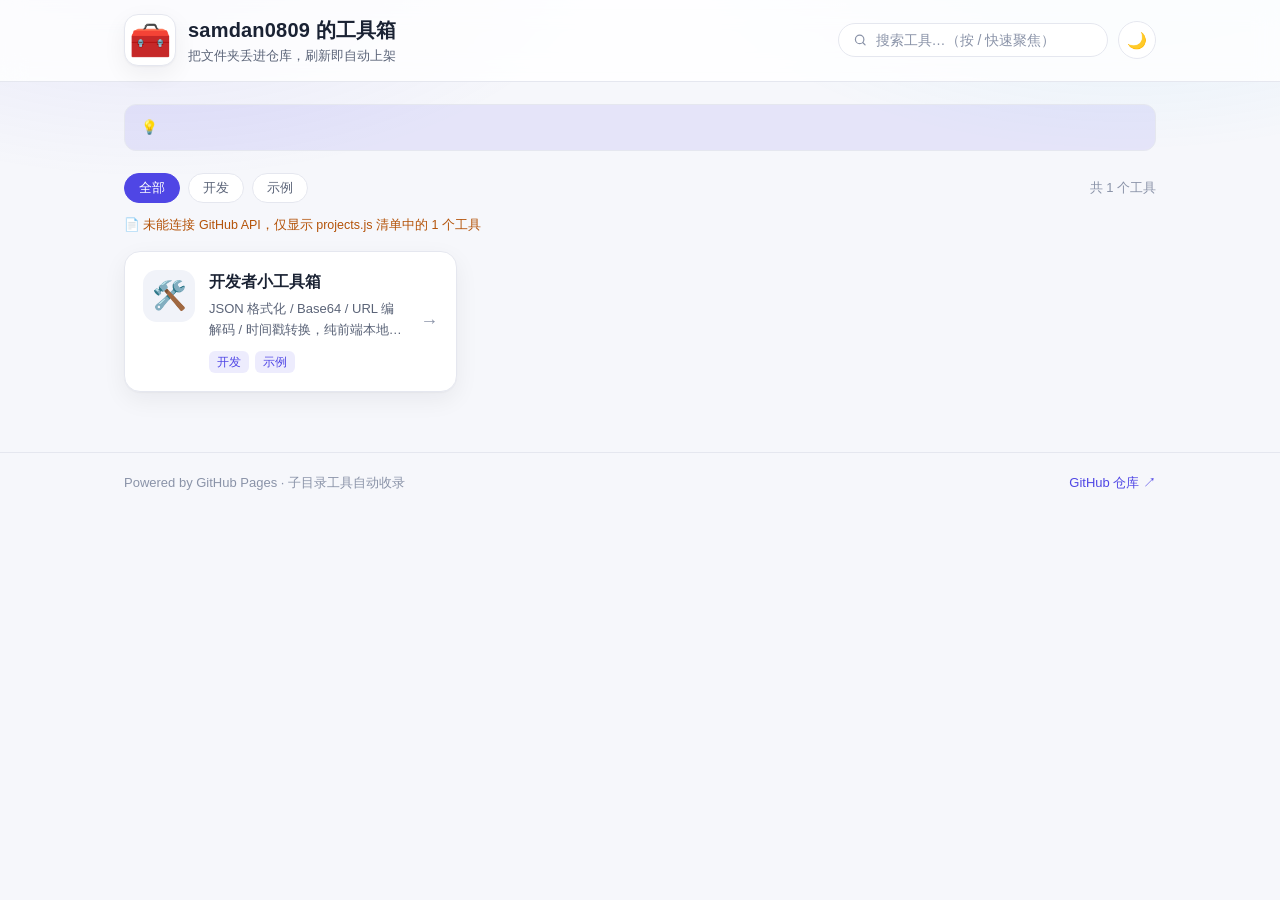
<file: index.html>
<!DOCTYPE html>
<html lang="zh-CN" data-theme="light">
<head>
<meta charset="UTF-8">
<meta name="viewport" content="width=device-width, initial-scale=1.0">
<title>samdan0809 的工具箱</title>
<meta name="description" content="个人小工具集合页：新工具放入子目录即可自动收录。">
<link rel="icon" href="data:image/svg+xml,<svg xmlns='http://www.w3.org/2000/svg' viewBox='0 0 100 100'><text y='.9em' font-size='90'>🧰</text></svg>">
<link rel="stylesheet" href="assets/css/style.css">
</head>
<body>
<div class="bg-decor" aria-hidden="true"></div>

<header class="site-header">
  <div class="wrap header-inner">
    <div class="brand">
      <span class="brand-logo" id="brand-logo">🧰</span>
      <div class="brand-text">
        <h1 id="site-title">工具箱</h1>
        <p id="site-subtitle"></p>
      </div>
    </div>
    <div class="header-actions">
      <div class="search-box">
        <svg width="16" height="16" viewBox="0 0 24 24" fill="none" stroke="currentColor" stroke-width="2" stroke-linecap="round" aria-hidden="true"><circle cx="11" cy="11" r="7"/><path d="m20 20-3.5-3.5"/></svg>
        <input id="search-input" type="search" placeholder="搜索工具…（按 / 快速聚焦）" autocomplete="off" aria-label="搜索工具">
      </div>
      <button id="theme-btn" class="icon-btn" title="切换深浅色模式" aria-label="切换深浅色模式">🌙</button>
    </div>
  </div>
</header>

<main class="wrap">
  <div class="tip-banner" id="tip-banner" hidden>
    <span class="tip-text">💡  </span>
  </div>

  <div class="toolbar">
    <div class="tag-filters" id="tag-filters" role="tablist"></div>
    <div class="result-meta" id="result-meta"></div>
  </div>

  <div class="status-line" id="status-line" role="status"></div>

  <section class="card-grid" id="card-grid" aria-live="polite"></section>

  <div class="empty-state" id="empty-state" hidden>
    <div class="empty-icon">🔍</div>
    <p id="empty-text">没有匹配的工具</p>
  </div>
</main>

<footer class="site-footer">
  <div class="wrap">
    <span id="footer-text"></span>
    <a id="repo-link" href="https://github.com/samdan0809/samdan0809.github.io" target="_blank" rel="noopener">GitHub 仓库 ↗</a>
  </div>
</footer>

<script src="projects.js"></script>
<script src="assets/js/app.js"></script>
</body>
</html>
</file>
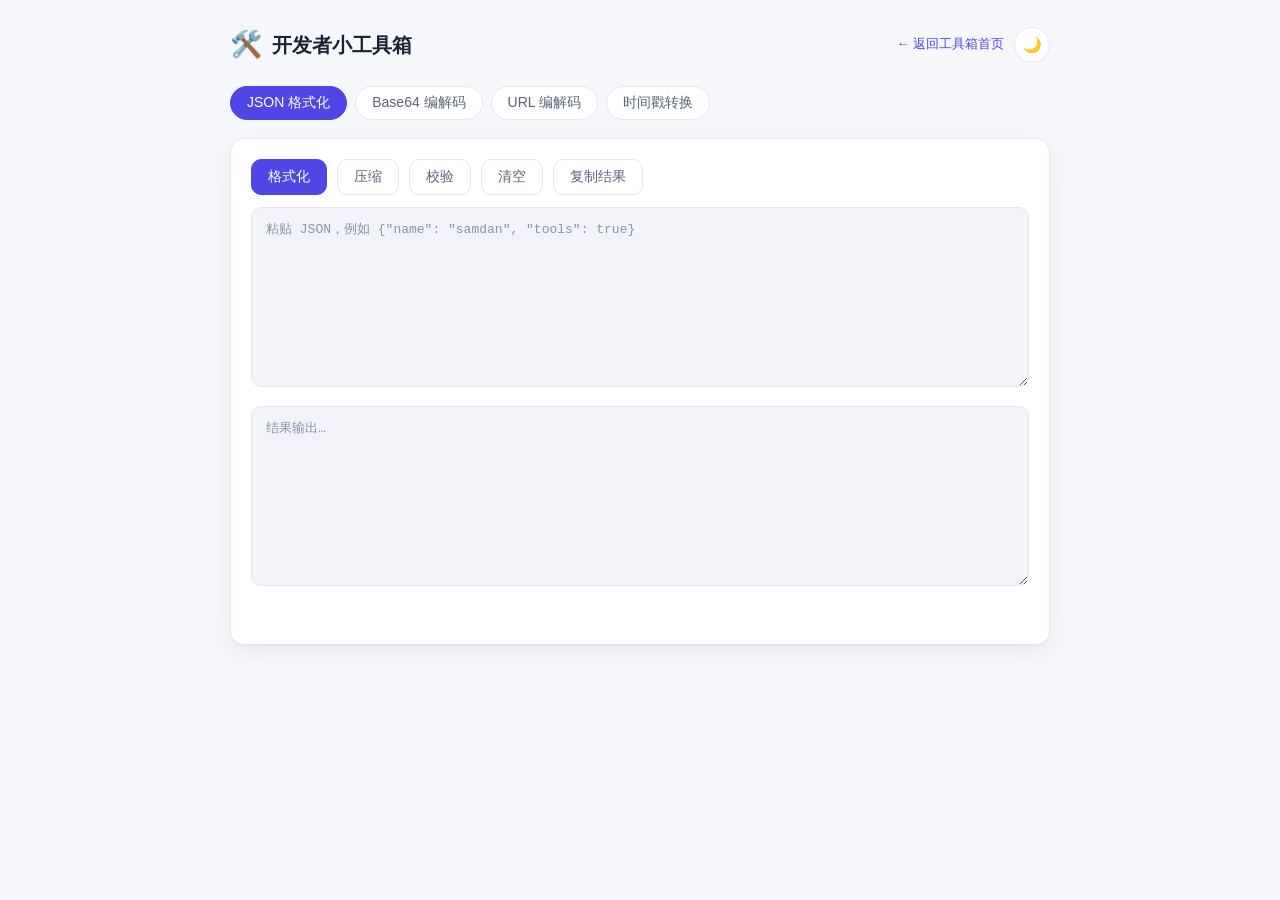
<file: demo-tool/index.html>
<!DOCTYPE html>
<html lang="zh-CN" data-theme="light">
<head>
<meta charset="UTF-8">
<meta name="viewport" content="width=device-width, initial-scale=1.0">
<title>开发者小工具箱 - JSON / Base64 / URL / 时间戳</title>
<meta name="description" content="纯前端运行的开发者小工具：JSON 格式化与校验、Base64 编解码、URL 编解码、Unix 时间戳转换。">
<link rel="icon" href="data:image/svg+xml,<svg xmlns='http://www.w3.org/2000/svg' viewBox='0 0 100 100'><text y='.9em' font-size='90'>🛠️</text></svg>">
<style>
  :root {
    --bg: #f6f7fb; --surface: #ffffff; --surface-2: #f1f3f9; --border: #e5e7ef;
    --text: #1a2233; --text-2: #5b6478; --text-3: #8a93a8;
    --accent: #4f46e5; --accent-soft: rgba(79, 70, 229, 0.10);
    --ok: #059669; --err: #dc2626; --radius: 14px;
    --shadow: 0 1px 2px rgba(16,24,40,.04), 0 8px 24px rgba(16,24,40,.06);
  }
  [data-theme="dark"] {
    --bg: #0f1420; --surface: #171e2e; --surface-2: #1f2839; --border: #2a3446;
    --text: #e8ecf4; --text-2: #a6b0c3; --text-3: #7c8798;
    --accent: #8b85f8; --accent-soft: rgba(139,133,248,.16);
    --ok: #34d399; --err: #f87171;
    --shadow: 0 1px 2px rgba(0,0,0,.2), 0 8px 24px rgba(0,0,0,.28);
  }
  * { margin: 0; padding: 0; box-sizing: border-box; }
  body {
    font-family: -apple-system, BlinkMacSystemFont, "Segoe UI", "PingFang SC", "Hiragino Sans GB", "Microsoft YaHei", sans-serif;
    background: var(--bg); color: var(--text); min-height: 100vh; line-height: 1.6;
    transition: background .3s, color .3s;
  }
  .wrap { max-width: 860px; margin: 0 auto; padding: 24px 20px 60px; }

  .topbar { display: flex; align-items: center; justify-content: space-between; gap: 12px; margin-bottom: 20px; flex-wrap: wrap; }
  .topbar h1 { font-size: 20px; font-weight: 700; display: flex; align-items: center; gap: 10px; }
  .topbar .logo { font-size: 26px; }
  .topbar .links { display: flex; gap: 10px; align-items: center; }
  .topbar a.back { font-size: 13px; color: var(--accent); text-decoration: none; }
  .topbar a.back:hover { text-decoration: underline; }
  .theme-btn {
    width: 36px; height: 36px; display: grid; place-items: center; cursor: pointer;
    background: var(--surface); border: 1px solid var(--border); border-radius: 50%;
    color: var(--text-2); font-size: 15px;
  }
  .theme-btn:hover { border-color: var(--accent); color: var(--accent); }

  .tabs { display: flex; gap: 8px; flex-wrap: wrap; margin-bottom: 18px; }
  .tab {
    border: 1px solid var(--border); background: var(--surface); color: var(--text-2);
    border-radius: 999px; padding: 7px 16px; font-size: 14px; cursor: pointer; transition: all .15s;
  }
  .tab:hover { border-color: var(--accent); color: var(--accent); }
  .tab.active { background: var(--accent); border-color: var(--accent); color: #fff; }

  .panel {
    background: var(--surface); border: 1px solid var(--border); border-radius: var(--radius);
    box-shadow: var(--shadow); padding: 20px;
  }
  .panel[hidden] { display: none; }
  .row { display: flex; gap: 10px; flex-wrap: wrap; margin-bottom: 12px; align-items: center; }

  textarea {
    width: 100%; min-height: 180px; resize: vertical;
    background: var(--surface-2); border: 1px solid var(--border); border-radius: 10px;
    color: var(--text); padding: 12px 14px; font-size: 13px; line-height: 1.5;
    font-family: ui-monospace, SFMono-Regular, Consolas, "Courier New", monospace;
    outline: none; transition: border-color .15s, box-shadow .15s;
  }
  textarea:focus { border-color: var(--accent); box-shadow: 0 0 0 3px var(--accent-soft); }
  textarea::placeholder { color: var(--text-3); }

  .btn {
    border: 1px solid var(--border); background: var(--surface); color: var(--text-2);
    border-radius: 10px; padding: 8px 16px; font-size: 13.5px; cursor: pointer; transition: all .15s;
  }
  .btn:hover { border-color: var(--accent); color: var(--accent); }
  .btn.primary { background: var(--accent); border-color: var(--accent); color: #fff; }
  .btn.primary:hover { opacity: .9; color: #fff; }

  .msg { font-size: 13px; margin-top: 10px; min-height: 20px; word-break: break-all; }
  .msg.ok { color: var(--ok); }
  .msg.err { color: var(--err); }

  .clock { text-align: center; padding: 10px 0 18px; }
  .clock .now { font-size: 30px; font-weight: 700; font-variant-numeric: tabular-nums; letter-spacing: .5px; }
  .clock .sub { font-size: 13px; color: var(--text-3); margin-top: 4px; }
  .field { display: flex; gap: 10px; flex-wrap: wrap; margin-bottom: 12px; }
  .field input {
    flex: 1; min-width: 220px;
    background: var(--surface-2); border: 1px solid var(--border); border-radius: 10px;
    color: var(--text); padding: 9px 12px; font-size: 13.5px; outline: none;
    font-family: ui-monospace, SFMono-Regular, Consolas, monospace;
  }
  .field input:focus { border-color: var(--accent); box-shadow: 0 0 0 3px var(--accent-soft); }
  .hint { font-size: 12.5px; color: var(--text-3); }
</style>
</head>
<body>
<div class="wrap">
  <div class="topbar">
    <h1><span class="logo">🛠️</span>开发者小工具箱</h1>
    <div class="links">
      <a class="back" href="../">← 返回工具箱首页</a>
      <button class="theme-btn" id="theme-btn" title="切换深浅色模式">🌙</button>
    </div>
  </div>

  <div class="tabs" role="tablist">
    <button class="tab active" data-tab="json">JSON 格式化</button>
    <button class="tab" data-tab="base64">Base64 编解码</button>
    <button class="tab" data-tab="url">URL 编解码</button>
    <button class="tab" data-tab="time">时间戳转换</button>
  </div>

  <!-- JSON -->
  <div class="panel" id="panel-json">
    <div class="row">
      <button class="btn primary" id="json-format">格式化</button>
      <button class="btn" id="json-minify">压缩</button>
      <button class="btn" id="json-validate">校验</button>
      <button class="btn" id="json-clear">清空</button>
      <button class="btn" id="json-copy">复制结果</button>
    </div>
    <textarea id="json-input" placeholder='粘贴 JSON，例如 {"name": "samdan", "tools": true}'></textarea>
    <textarea id="json-output" placeholder="结果输出…" readonly style="margin-top:12px"></textarea>
    <div class="msg" id="json-msg"></div>
  </div>

  <!-- Base64 -->
  <div class="panel" id="panel-base64" hidden>
    <div class="row">
      <button class="btn primary" id="b64-encode">编码 ↓</button>
      <button class="btn" id="b64-decode">解码 ↓</button>
      <button class="btn" id="b64-swap">↑ 交换</button>
      <button class="btn" id="b64-clear">清空</button>
    </div>
    <textarea id="b64-input" placeholder="输入文本或 Base64 字符串…"></textarea>
    <textarea id="b64-output" placeholder="结果输出…" readonly style="margin-top:12px"></textarea>
    <div class="msg" id="b64-msg"></div>
  </div>

  <!-- URL -->
  <div class="panel" id="panel-url" hidden>
    <div class="row">
      <button class="btn primary" id="url-encode">编码 ↓</button>
      <button class="btn" id="url-decode">解码 ↓</button>
      <button class="btn" id="url-swap">↑ 交换</button>
      <button class="btn" id="url-clear">清空</button>
    </div>
    <textarea id="url-input" placeholder="输入 URL 或已编码字符串…"></textarea>
    <textarea id="url-output" placeholder="结果输出…" readonly style="margin-top:12px"></textarea>
    <div class="msg" id="url-msg"></div>
  </div>

  <!-- 时间戳 -->
  <div class="panel" id="panel-time" hidden>
    <div class="clock">
      <div class="now" id="time-now">--:--:--</div>
      <div class="sub" id="time-now-sub">本地时间</div>
    </div>
    <div class="field">
      <input id="time-input" placeholder="输入时间戳（秒或毫秒，自动识别）">
      <button class="btn primary" id="time-to-date">转日期</button>
    </div>
    <div class="field">
      <input id="date-input" type="datetime-local" step="1">
      <button class="btn" id="date-to-time">转时间戳</button>
    </div>
    <div class="msg" id="time-msg"></div>
    <p class="hint" style="margin-top:14px">提示：时间戳按「本地时区」解析；结果中的 Unix 秒 / 毫秒可直接复制使用。</p>
  </div>
</div>

<script>
(function () {
  'use strict';
  function $(id) { return document.getElementById(id); }
  function setMsg(el, text, ok) { el.textContent = text || ''; el.className = 'msg ' + (ok ? 'ok' : 'err'); }

  /* 主题 */
  var themeBtn = $('theme-btn');
  function applyTheme(t) { document.documentElement.setAttribute('data-theme', t); themeBtn.textContent = t === 'dark' ? '☀️' : '🌙'; }
  var saved = null;
  try { saved = localStorage.getItem('demo-tool-theme'); } catch (e) {}
  applyTheme(saved || (matchMedia('(prefers-color-scheme: dark)').matches ? 'dark' : 'light'));
  themeBtn.addEventListener('click', function () {
    var next = document.documentElement.getAttribute('data-theme') === 'dark' ? 'light' : 'dark';
    applyTheme(next);
    try { localStorage.setItem('demo-tool-theme', next); } catch (e) {}
  });

  /* Tab 切换 */
  var tabs = document.querySelectorAll('.tab');
  tabs.forEach(function (tab) {
    tab.addEventListener('click', function () {
      tabs.forEach(function (t) { t.classList.remove('active'); });
      tab.classList.add('active');
      document.querySelectorAll('.panel').forEach(function (p) { p.hidden = true; });
      $('panel-' + tab.getAttribute('data-tab')).hidden = false;
    });
  });

  /* JSON */
  $('json-format').addEventListener('click', function () {
    try {
      var v = JSON.parse($('json-input').value);
      $('json-output').value = JSON.stringify(v, null, 2);
      setMsg($('json-msg'), '✓ 格式化成功', true);
    } catch (e) { setMsg($('json-msg'), '✗ ' + e.message, false); }
  });
  $('json-minify').addEventListener('click', function () {
    try {
      var v = JSON.parse($('json-input').value);
      $('json-output').value = JSON.stringify(v);
      setMsg($('json-msg'), '✓ 压缩成功', true);
    } catch (e) { setMsg($('json-msg'), '✗ ' + e.message, false); }
  });
  $('json-validate').addEventListener('click', function () {
    try {
      JSON.parse($('json-input').value);
      setMsg($('json-msg'), '✓ JSON 格式合法', true);
    } catch (e) { setMsg($('json-msg'), '✗ ' + e.message, false); }
  });
  $('json-clear').addEventListener('click', function () {
    $('json-input').value = ''; $('json-output').value = ''; setMsg($('json-msg'), '', true);
  });
  $('json-copy').addEventListener('click', function () { copy($('json-output').value, $('json-msg')); });

  /* Base64（UTF-8 安全） */
  function b64encode(str) {
    var bytes = new TextEncoder().encode(str);
    var bin = '';
    bytes.forEach(function (b) { bin += String.fromCharCode(b); });
    return btoa(bin);
  }
  function b64decode(str) {
    var bin = atob(str.trim());
    var bytes = Uint8Array.from(bin, function (c) { return c.charCodeAt(0); });
    return new TextDecoder().decode(bytes);
  }
  $('b64-encode').addEventListener('click', function () {
    try { $('b64-output').value = b64encode($('b64-input').value); setMsg($('b64-msg'), '✓ 编码成功', true); }
    catch (e) { setMsg($('b64-msg'), '✗ ' + e.message, false); }
  });
  $('b64-decode').addEventListener('click', function () {
    try { $('b64-output').value = b64decode($('b64-input').value); setMsg($('b64-msg'), '✓ 解码成功', true); }
    catch (e) { setMsg($('b64-msg'), '✗ 不是合法的 Base64 字符串', false); }
  });
  $('b64-swap').addEventListener('click', function () {
    var t = $('b64-input').value; $('b64-input').value = $('b64-output').value; $('b64-output').value = t;
  });
  $('b64-clear').addEventListener('click', function () {
    $('b64-input').value = ''; $('b64-output').value = ''; setMsg($('b64-msg'), '', true);
  });

  /* URL */
  $('url-encode').addEventListener('click', function () {
    try { $('url-output').value = encodeURIComponent($('url-input').value); setMsg($('url-msg'), '✓ 编码成功', true); }
    catch (e) { setMsg($('url-msg'), '✗ ' + e.message, false); }
  });
  $('url-decode').addEventListener('click', function () {
    try { $('url-output').value = decodeURIComponent($('url-input').value); setMsg($('url-msg'), '✓ 解码成功', true); }
    catch (e) { setMsg($('url-msg'), '✗ 不是合法的 URL 编码字符串', false); }
  });
  $('url-swap').addEventListener('click', function () {
    var t = $('url-input').value; $('url-input').value = $('url-output').value; $('url-output').value = t;
  });
  $('url-clear').addEventListener('click', function () {
    $('url-input').value = ''; $('url-output').value = ''; setMsg($('url-msg'), '', true);
  });

  /* 时间戳 */
  function pad(n) { return String(n).padStart(2, '0'); }
  function tick() {
    var d = new Date();
    $('time-now').textContent = pad(d.getHours()) + ':' + pad(d.getMinutes()) + ':' + pad(d.getSeconds());
    $('time-now-sub').textContent = d.getFullYear() + '-' + pad(d.getMonth() + 1) + '-' + pad(d.getDate()) +
      ' · Unix ' + Math.floor(d.getTime() / 1000);
  }
  tick(); setInterval(tick, 1000);

  $('time-to-date').addEventListener('click', function () {
    var raw = $('time-input').value.trim();
    if (!/^\d+$/.test(raw)) { setMsg($('time-msg'), '✗ 请输入纯数字时间戳', false); return; }
    var ms = raw.length <= 10 ? parseInt(raw, 10) * 1000 : parseInt(raw, 10);
    var d = new Date(ms);
    if (isNaN(d.getTime())) { setMsg($('time-msg'), '✗ 时间戳超出范围', false); return; }
    setMsg($('time-msg'), '本地时间：' + d.toLocaleString('zh-CN', { hour12: false }) +
      ' · Unix 秒：' + Math.floor(ms / 1000) + ' · Unix 毫秒：' + ms, true);
  });
  $('date-to-time').addEventListener('click', function () {
    var v = $('date-input').value;
    if (!v) { setMsg($('time-msg'), '✗ 请先选择日期时间', false); return; }
    var ms = new Date(v).getTime();
    setMsg($('time-msg'), 'Unix 秒：' + Math.floor(ms / 1000) + ' · Unix 毫秒：' + ms, true);
  });

  /* 复制 */
  function copy(text, msgEl) {
    if (!text) { setMsg(msgEl, '✗ 没有可复制的内容', false); return; }
    if (navigator.clipboard && navigator.clipboard.writeText) {
      navigator.clipboard.writeText(text).then(function () { setMsg(msgEl, '✓ 已复制到剪贴板', true); },
        function () { fallbackCopy(text, msgEl); });
    } else { fallbackCopy(text, msgEl); }
  }
  function fallbackCopy(text, msgEl) {
    var ta = document.createElement('textarea');
    ta.value = text; document.body.appendChild(ta); ta.select();
    try { document.execCommand('copy'); setMsg(msgEl, '✓ 已复制到剪贴板', true); }
    catch (e) { setMsg(msgEl, '✗ 复制失败', false); }
    document.body.removeChild(ta);
  }
})();
</script>
</body>
</html>
</file>
<file: assets/css/style.css>
/* ===== 设计变量 ===== */
:root {
  --bg: #f6f7fb;
  --bg-grad-1: rgba(79, 70, 229, 0.10);
  --bg-grad-2: rgba(14, 165, 233, 0.10);
  --surface: #ffffff;
  --surface-2: #f1f3f9;
  --header-bg: rgba(255, 255, 255, 0.82);
  --border: #e5e7ef;
  --text: #1a2233;
  --text-2: #5b6478;
  --text-3: #8a93a8;
  --accent: #4f46e5;
  --accent-2: #0ea5e9;
  --accent-soft: rgba(79, 70, 229, 0.10);
  --warn: #b45309;
  --shadow: 0 1px 2px rgba(16, 24, 40, 0.04), 0 8px 24px rgba(16, 24, 40, 0.06);
  --shadow-hover: 0 4px 12px rgba(16, 24, 40, 0.08), 0 16px 40px rgba(16, 24, 40, 0.12);
  --radius: 16px;
}

[data-theme="dark"] {
  --bg: #0f1420;
  --bg-grad-1: rgba(99, 102, 241, 0.14);
  --bg-grad-2: rgba(14, 165, 233, 0.12);
  --surface: #171e2e;
  --surface-2: #1f2839;
  --header-bg: rgba(15, 20, 32, 0.82);
  --border: #2a3446;
  --text: #e8ecf4;
  --text-2: #a6b0c3;
  --text-3: #7c8798;
  --accent: #8b85f8;
  --accent-2: #38bdf8;
  --accent-soft: rgba(139, 133, 248, 0.16);
  --warn: #fbbf24;
  --shadow: 0 1px 2px rgba(0, 0, 0, 0.2), 0 8px 24px rgba(0, 0, 0, 0.28);
  --shadow-hover: 0 4px 12px rgba(0, 0, 0, 0.3), 0 16px 40px rgba(0, 0, 0, 0.4);
}

/* ===== 基础 ===== */
* { margin: 0; padding: 0; box-sizing: border-box; }
html { -webkit-text-size-adjust: 100%; }

body {
  font-family: -apple-system, BlinkMacSystemFont, "Segoe UI", "PingFang SC", "Hiragino Sans GB", "Microsoft YaHei", sans-serif;
  background: var(--bg);
  color: var(--text);
  min-height: 100vh;
  line-height: 1.6;
  transition: background 0.3s, color 0.3s;
}

.wrap { max-width: 1080px; margin: 0 auto; padding: 0 24px; }

.bg-decor {
  position: fixed;
  inset: 0;
  z-index: -1;
  pointer-events: none;
  background:
    radial-gradient(640px 320px at 12% -5%, var(--bg-grad-1), transparent 70%),
    radial-gradient(640px 320px at 88% -8%, var(--bg-grad-2), transparent 70%);
}

/* ===== 顶部 ===== */
.site-header {
  position: sticky;
  top: 0;
  z-index: 50;
  background: var(--header-bg);
  backdrop-filter: blur(12px);
  -webkit-backdrop-filter: blur(12px);
  border-bottom: 1px solid var(--border);
}

.header-inner {
  display: flex;
  align-items: center;
  justify-content: space-between;
  gap: 16px;
  padding-top: 14px;
  padding-bottom: 14px;
  flex-wrap: wrap;
}

.brand { display: flex; align-items: center; gap: 12px; min-width: 0; }

.brand-logo {
  font-size: 34px;
  line-height: 1;
  width: 52px;
  height: 52px;
  display: grid;
  place-items: center;
  background: var(--surface);
  border: 1px solid var(--border);
  border-radius: 14px;
  box-shadow: var(--shadow);
  flex: none;
}

.brand-text h1 { font-size: 20px; font-weight: 700; letter-spacing: 0.2px; }
.brand-text p { font-size: 13px; color: var(--text-2); }

.header-actions { display: flex; align-items: center; gap: 10px; flex-wrap: wrap; }

.search-box {
  display: flex;
  align-items: center;
  gap: 8px;
  background: var(--surface);
  border: 1px solid var(--border);
  border-radius: 999px;
  padding: 8px 14px;
  width: 270px;
  color: var(--text-3);
  transition: border-color 0.15s, box-shadow 0.15s;
}

.search-box:focus-within {
  border-color: var(--accent);
  box-shadow: 0 0 0 3px var(--accent-soft);
  color: var(--accent);
}

.search-box input {
  border: none;
  outline: none;
  background: transparent;
  color: var(--text);
  font-size: 14px;
  width: 100%;
}

.search-box input::placeholder { color: var(--text-3); }

.icon-btn {
  width: 38px;
  height: 38px;
  flex: none;
  display: grid;
  place-items: center;
  background: var(--surface);
  border: 1px solid var(--border);
  border-radius: 50%;
  color: var(--text-2);
  font-size: 16px;
  cursor: pointer;
  transition: border-color 0.15s, color 0.15s, transform 0.15s;
}

.icon-btn:hover { border-color: var(--accent); color: var(--accent); transform: translateY(-1px); }

/* ===== 提示条 ===== */
.tip-banner {
  display: flex;
  align-items: flex-start;
  gap: 10px;
  margin: 22px 0 0;
  background: var(--accent-soft);
  border: 1px solid var(--border);
  border-radius: 12px;
  padding: 12px 16px;
  font-size: 13.5px;
  color: var(--text-2);
}

.tip-text { flex: 1; }

.tip-banner code {
  background: var(--surface);
  border: 1px solid var(--border);
  padding: 1px 6px;
  border-radius: 6px;
  font-size: 12.5px;
  font-family: ui-monospace, SFMono-Regular, Consolas, monospace;
}

/* ===== 工具栏 ===== */
.toolbar {
  display: flex;
  align-items: center;
  justify-content: space-between;
  gap: 12px;
  margin: 22px 0 12px;
  flex-wrap: wrap;
}

.tag-filters { display: flex; gap: 8px; flex-wrap: wrap; }

.tag-chip {
  border: 1px solid var(--border);
  background: var(--surface);
  color: var(--text-2);
  border-radius: 999px;
  padding: 5px 14px;
  font-size: 13px;
  cursor: pointer;
  transition: border-color 0.15s, color 0.15s, background 0.15s;
}

.tag-chip:hover { border-color: var(--accent); color: var(--accent); }

.tag-chip.active {
  background: var(--accent);
  border-color: var(--accent);
  color: #fff;
}

.result-meta { font-size: 13px; color: var(--text-3); white-space: nowrap; }

.status-line {
  font-size: 12.5px;
  color: var(--text-3);
  margin-bottom: 16px;
  min-height: 18px;
}

.status-line.warn { color: var(--warn); }

/* ===== 工具卡片 ===== */
.card-grid {
  display: grid;
  grid-template-columns: repeat(auto-fill, minmax(250px, 1fr));
  gap: 16px;
}

.card {
  position: relative;
  display: flex;
  gap: 14px;
  align-items: flex-start;
  background: var(--surface);
  border: 1px solid var(--border);
  border-radius: var(--radius);
  padding: 18px;
  text-decoration: none;
  color: inherit;
  box-shadow: var(--shadow);
  transition: transform 0.18s ease, box-shadow 0.18s ease, border-color 0.18s;
  overflow: hidden;
}

.card::before {
  content: "";
  position: absolute;
  inset: 0 0 auto 0;
  height: 3px;
  background: linear-gradient(90deg, var(--accent), var(--accent-2));
  opacity: 0;
  transition: opacity 0.18s;
}

.card:hover {
  transform: translateY(-3px);
  box-shadow: var(--shadow-hover);
  border-color: var(--accent);
}

.card:hover::before { opacity: 1; }

.card-icon {
  font-size: 28px;
  width: 52px;
  height: 52px;
  flex: none;
  display: grid;
  place-items: center;
  background: var(--surface-2);
  border-radius: 14px;
}

.card-body { min-width: 0; flex: 1; }

.card-body h3 {
  font-size: 15.5px;
  font-weight: 650;
  margin-bottom: 4px;
  display: flex;
  align-items: center;
  gap: 8px;
  flex-wrap: wrap;
}

.card-body p {
  font-size: 13px;
  color: var(--text-2);
  display: -webkit-box;
  -webkit-line-clamp: 2;
  -webkit-box-orient: vertical;
  overflow: hidden;
  min-height: 2.6em;
}

.card-tags { display: flex; gap: 6px; flex-wrap: wrap; margin-top: 10px; }

.tag {
  font-size: 11.5px;
  color: var(--accent);
  background: var(--accent-soft);
  border-radius: 6px;
  padding: 2px 8px;
  white-space: nowrap;
}

.badge-auto {
  font-size: 11px;
  font-weight: 500;
  color: var(--text-3);
  border: 1px solid var(--border);
  border-radius: 6px;
  padding: 1px 6px;
  white-space: nowrap;
}

.card-arrow {
  color: var(--text-3);
  font-size: 18px;
  transition: transform 0.18s, color 0.18s;
  align-self: center;
  flex: none;
}

.card:hover .card-arrow { transform: translateX(3px); color: var(--accent); }

/* ===== 骨架屏 ===== */
.skeleton {
  height: 110px;
  border-radius: var(--radius);
  border: 1px solid var(--border);
  background: linear-gradient(100deg, var(--surface-2) 40%, var(--surface) 50%, var(--surface-2) 60%);
  background-size: 200% 100%;
  animation: shimmer 1.2s infinite;
}

@keyframes shimmer { to { background-position: -200% 0; } }

/* ===== 空状态 ===== */
.empty-state { text-align: center; padding: 60px 0; color: var(--text-3); }
.empty-icon { font-size: 40px; margin-bottom: 10px; }
.empty-state p { font-size: 14px; }

/* ===== 底部 ===== */
.site-footer {
  margin-top: 60px;
  border-top: 1px solid var(--border);
  padding: 20px 0;
  font-size: 13px;
  color: var(--text-3);
}

.site-footer .wrap {
  display: flex;
  justify-content: space-between;
  align-items: center;
  gap: 12px;
  flex-wrap: wrap;
}

.site-footer a { color: var(--accent); text-decoration: none; }
.site-footer a:hover { text-decoration: underline; }

/* ===== 响应式 ===== */
@media (max-width: 640px) {
  .wrap { padding: 0 16px; }
  .header-inner { flex-direction: column; align-items: stretch; }
  .header-actions { justify-content: space-between; }
  .search-box { width: 100%; flex: 1; }
  .result-meta { white-space: normal; }
}

@media (prefers-reduced-motion: reduce) {
  * { animation: none !important; transition: none !important; }
}
</file>
